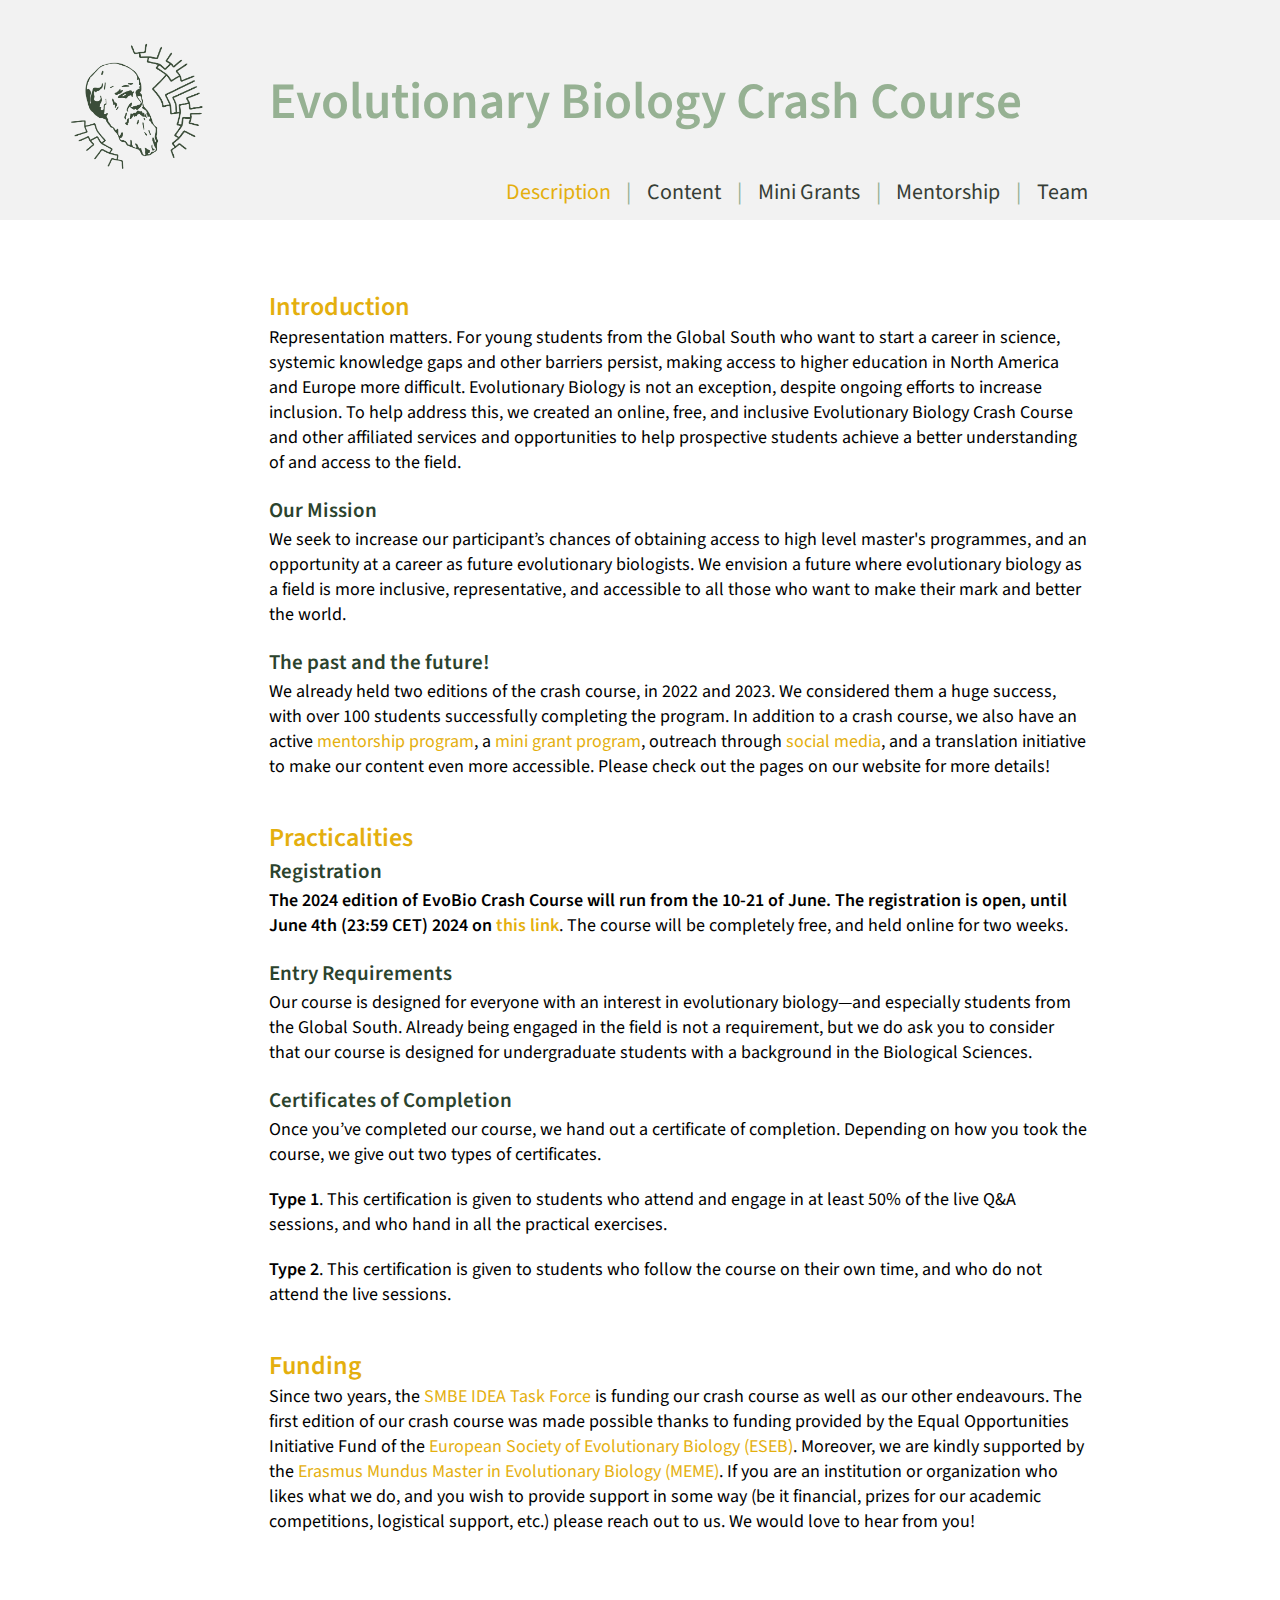
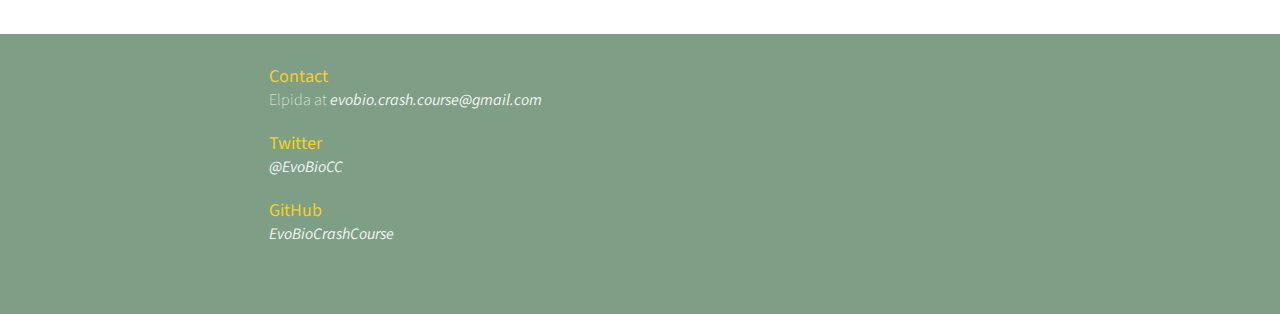
<file: index.html>
<!DOCTYPE html>
    <html>
    <head>

        <title> Evolutionary Biology Crash Course </title>
        <meta name="description" content="Evolutionary Biology Crash Course"> 
        <!-- determines the characters we're using -->
        <meta charset="utf-8">
        <link rel="icon" href="img/logo-03.png"/>
        <!-- appears on google faster  -->
        <meta name="robots" content="index, follow">
        <!--  link used to connect css to html  -->
        <link rel="stylesheet" href="css/style.css">
        <link rel="stylesheet" href="css/responsive.css">
        <meta name="viewport" content="width=device-width, initial-scale=1"> 
        <link rel="stylesheet" href="https://cdnjs.cloudflare.com/ajax/libs/font-awesome/4.7.0/css/font-awesome.min.css">
        <link rel="preconnect" href="https://fonts.googleapis.com">
        <link rel="preconnect" href="https://fonts.gstatic.com" crossorigin>
        <link href="https://fonts.googleapis.com/css2?family=Source+Sans+Pro:ital,wght@0,200;0,300;0,400;0,600;0,700;0,900;1,200;1,300;1,400;1,600;1,700;1,900&display=swap" rel="stylesheet">     
    </head>
    <body>
<!-- div for the banner and its content -->        
<div class="banner">
    <nav>

        <a href="index.html"> <img id="logo-top-left" src="../img/logo_no_text.png" alt="">  
          <h1> <span id="home-title-top-left"> Evolutionary Biology Crash Course </h1> </a></span>


          <a href="index.html"> <img id="logo-phone" src="img/logo-04.png">  </a>

    <ul>
        <li class="tab-target"><a href="index.html"> Description </li>
          <li> | </li>
        <li><a href="coursecontent.html"> Content </a></li>
        <li> | </li>
        <li><a href="mgp.html"> Mini Grants </a></li>
        <li> | </li>
        <li><a href="mentorship.html"> Mentorship </a></li>
        <li> | </li>
        <li><a href="team.html"> Team </a></li>

    </ul>
  </nav>

</div>


          
<main class="main-home">
<div class="text-div"> 

  <h6 id="first-title">
    Introduction
 </h6>

  <p class="main-p">
    Representation matters. For young students from the Global South who want to start a career in science, systemic knowledge gaps and other barriers persist, making access to higher education in North America and Europe more difficult. Evolutionary Biology is not an exception, despite ongoing efforts to increase inclusion. To help address this, we created an online, free, and inclusive Evolutionary Biology Crash Course and other affiliated services and opportunities to help prospective students achieve a better understanding of and access to the field.
</p>



<h5>
  <div class="h5-description"> Our Mission </div>  
</h5>


<p class="main-p">
  We seek to increase our participant’s chances of obtaining access to high level master's programmes, and an opportunity at a career as future evolutionary biologists. We envision a future where evolutionary biology as a field is more inclusive, representative, and accessible to all those who want to make their mark and better the world.
</p>




<h5>
  <div class="h5-description"> The past and the future! </div>  
</h5>

<p class="main-p">
  We already held two editions of the crash course, in 2022 and 2023. 
  We considered them a huge success, with over 100 students successfully completing the program. 
  In addition to a crash course, we also have an active <a class="form" href="mentorship.html"> mentorship program</a>, a <a class="form" href="mgp.html"> mini grant program</a>, outreach through <a class="form" href="https://twitter.com/EvoBioCC" target="_blank"> social media</a>, and a translation initiative to make our content even more accessible. Please check out the pages on our website for more details!</p>


<h6>
  Practicalities
</h6>
<h5>
  <div class="h5-description"> Registration </div>  
</h5>


<p class="main-p">
     <span class="bold">The 2024 edition of EvoBio Crash Course will run from the 10-21 of June. The registration is open, until June 4th (23:59 CET) 2024 on <a class="form-bold" href="https://docs.google.com/forms/d/e/1FAIpQLSe8nH4aEK28UpJtdTjag-cW3CyFb_kvMUN3dQ7fZewrvNAJtw/viewform" target="_blank">this link</a></span>.
     The course will be completely free, and held online for two weeks. 
    </p>



<h5>
  <div class="h5-description"> Entry Requirements </div>  
</h5>

<p class="main-p">
Our course is designed for everyone with an interest in evolutionary biology—and especially students from the Global South. Already being engaged in the field is not a requirement, but we do ask you to consider that our course is designed for undergraduate students with a background in the Biological Sciences.</p>


<h5>
  <div class="h5-description"> Certificates of Completion </div>  
</h5>


<p class="main-p">
  Once you’ve completed our course, we hand out a certificate of completion. Depending on how you took the course, we give out two types of certificates.
 
   
  
</p>

<p class="main-p">
  
  <span class="bold">Type 1</span>. This certification is given to students who attend and engage in at least 50% of the live Q&A sessions, and who hand in all the practical exercises.
</p>

<p class="main-p">
  <span class="bold">Type 2</span>. This certification is given to students who follow the course on their own time, and who do not attend the live sessions.

</p>








<h6>
  Funding
</h6>

<p class="main-p">
  
  Since two years, the <a class="form" href="https://www.smbe.org/smbe/IDEAINITIATIVES.aspx#:~:text=SMBE%2C%20through%20the%20IDEA%20(Inclusion,other%20exclusion%20in%20our%20society.&text=Our%20goal%20as%20a%20society,discussing%2C%20and%20furthering%20scientific%20knowledge." target="_blank">SMBE IDEA Task Force</a> is funding our crash course as well as our other endeavours. The first edition of our crash course was made possible thanks to funding provided by the Equal Opportunities Initiative Fund of the <a class="form" href="https://eseb.org/" target="_blank"> European Society of Evolutionary Biology (ESEB)</a>. Moreover, we are kindly supported by the <a class="form" href="https://www.evobio.eu/" target="_blank"> Erasmus Mundus Master in Evolutionary Biology (MEME)</a>.
  If you are an institution or organization who likes what we do, and you wish to provide support in some way (be it financial, prizes for our academic competitions, logistical support, etc.) please reach out to us. We would love to hear from you!
  
</p>
 
</div>
    




  <div class="bottom-banner">
    <div class="bottom-banner-title"> Contact</div>
    <div class="bottom-banner-content"> Elpida at <a class="bottom-banner-content" href="mailto: evobio.crash.course@gmail.com" target="_blank"> evobio.crash.course@gmail.com  </a> </div>
    <div class="bottom-banner-title"> Twitter</div>
    <div class="bottom-banner-content"> <a class="bottom-banner-content" href="https://twitter.com/EvoBioCC" target="_blank"> @EvoBioCC  </a> </div>
    <div class="bottom-banner-title"> GitHub</div>
    <div class="bottom-banner-content"> <a class="bottom-banner-content" href="https://github.com/EvoBioCrashCourse" target="_blank"> EvoBioCrashCourse  </a> </div>


</div>

</main>






    


    </body>
</html>
</file>
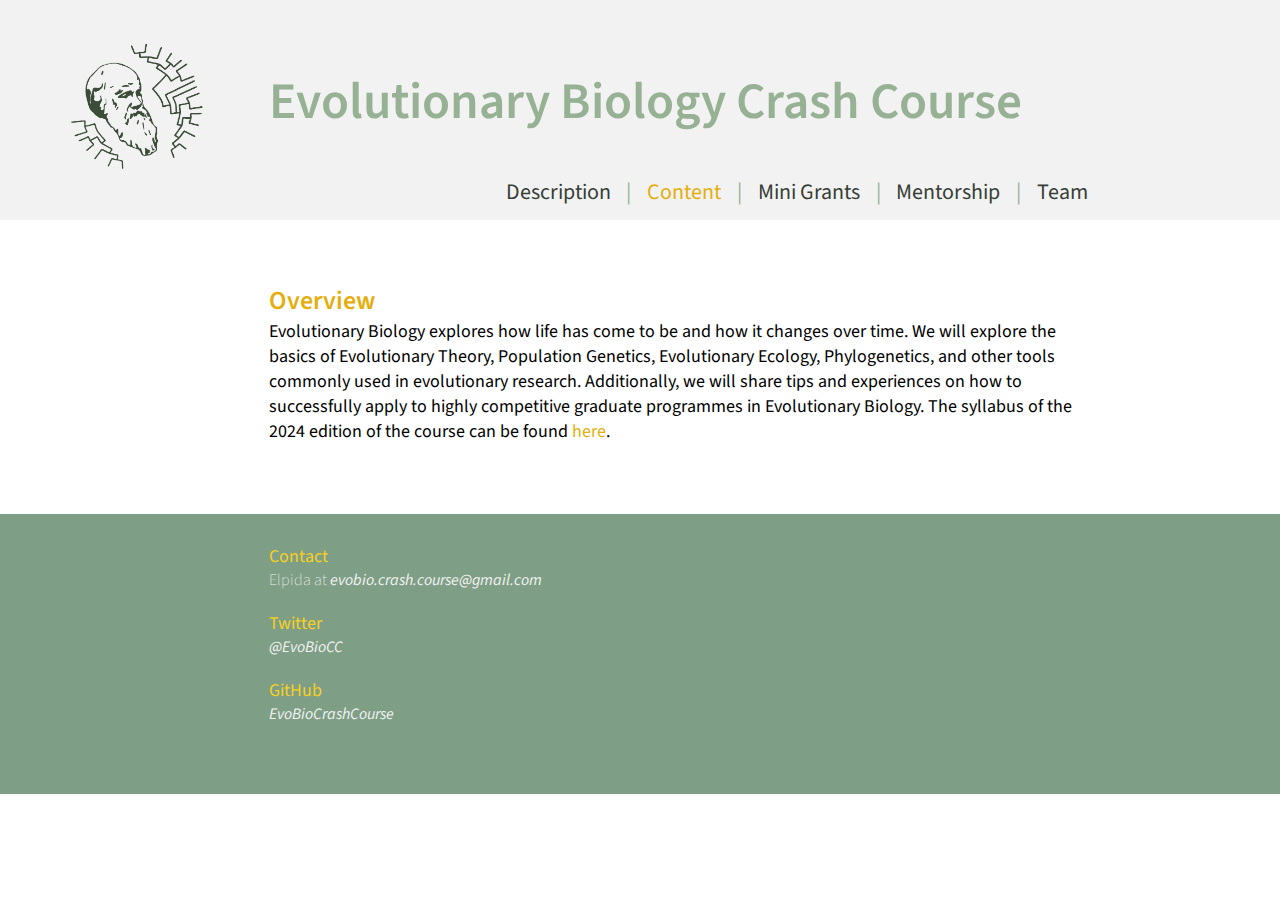
<file: coursecontent.html>
<!DOCTYPE html>
    <html>
    <head>

        <title> Evolutionary Biology Crash Course </title>
        <meta name="description" content="Evolutionary Biology Crash Course"> 
        <!-- determines the characters we're using -->
        <meta charset="utf-8">
        <link rel="icon" href="img/logo-03.png"/>
        <!-- appears on google faster  -->
        <meta name="robots" content="index, follow">
        <!--  link used to connect css to html  -->
        <link rel="stylesheet" href="css/style.css">
        <link rel="stylesheet" href="css/responsive.css">
        <meta name="viewport" content="width=device-width, initial-scale=1"> 
        <link rel="stylesheet" href="https://cdnjs.cloudflare.com/ajax/libs/font-awesome/4.7.0/css/font-awesome.min.css">
        <link rel="preconnect" href="https://fonts.googleapis.com">
        <link rel="preconnect" href="https://fonts.gstatic.com" crossorigin>
        <link href="https://fonts.googleapis.com/css2?family=Source+Sans+Pro:ital,wght@0,200;0,300;0,400;0,600;0,700;0,900;1,200;1,300;1,400;1,600;1,700;1,900&display=swap" rel="stylesheet">     
    
    
    </head>
    <body>
<!-- div for the banner and its content -->        
<div class="banner">
    <nav>

        <a href="index.html"> <img id="logo-top-left" src="../img/logo_no_text.png" alt="" width="100%">  
          <h1> <span id="home-title-top-left"> Evolutionary Biology Crash Course </h1> </a></span>


          <a href="index.html"> <img id="logo-phone" src="img/logo-04.png" alt="" width="100%">  </a>

          <ul>
            <li><a href="index.html"> Description </li>
              <li> | </li>
            <li class="tab-target"><a href="coursecontent.html"> Content </a></li>
            <li> | </li>
            <li><a href="mgp.html"> Mini Grants </a></li>
            <li> | </li>
            <li><a href="mentorship.html"> Mentorship </a></li>
            <li> | </li>
            <li><a href="team.html"> Team </a></li>
    
        </ul>
  </nav>

</div>



<h6 id="first-title">
  <br>
  <br>
  Overview
</h6>

<p class="main-p">
Evolutionary Biology explores how life has come to be and how it changes over time. We will explore the basics of Evolutionary Theory, Population Genetics, Evolutionary Ecology, Phylogenetics, and other tools commonly used in evolutionary research. 
Additionally, we will share tips and experiences on how to successfully apply to highly competitive graduate programmes in Evolutionary Biology. The syllabus of the 2024 edition of the course can be found <a class="form" href="img/EBCC-CourseContent-2024.pdf" download = "EBCC-CourseSyllabus-2024">
    here</a>.

<br>
<br>
<br>

</p>


<div class="bottom-banner">
  <div class="bottom-banner-title"> Contact</div>
  <div class="bottom-banner-content"> Elpida at <a class="bottom-banner-content" href="mailto: evobio.crash.course@gmail.com" target="_blank"> evobio.crash.course@gmail.com  </a> </div>
  <div class="bottom-banner-title"> Twitter</div>
  <div class="bottom-banner-content"> <a class="bottom-banner-content" href="https://twitter.com/EvoBioCC" target="_blank"> @EvoBioCC  </a> </div>
  <div class="bottom-banner-title"> GitHub</div>
  <div class="bottom-banner-content"> <a class="bottom-banner-content" href="https://github.com/EvoBioCrashCourse" target="_blank"> EvoBioCrashCourse  </a> </div>


</div>


</body>
</html>
</file>
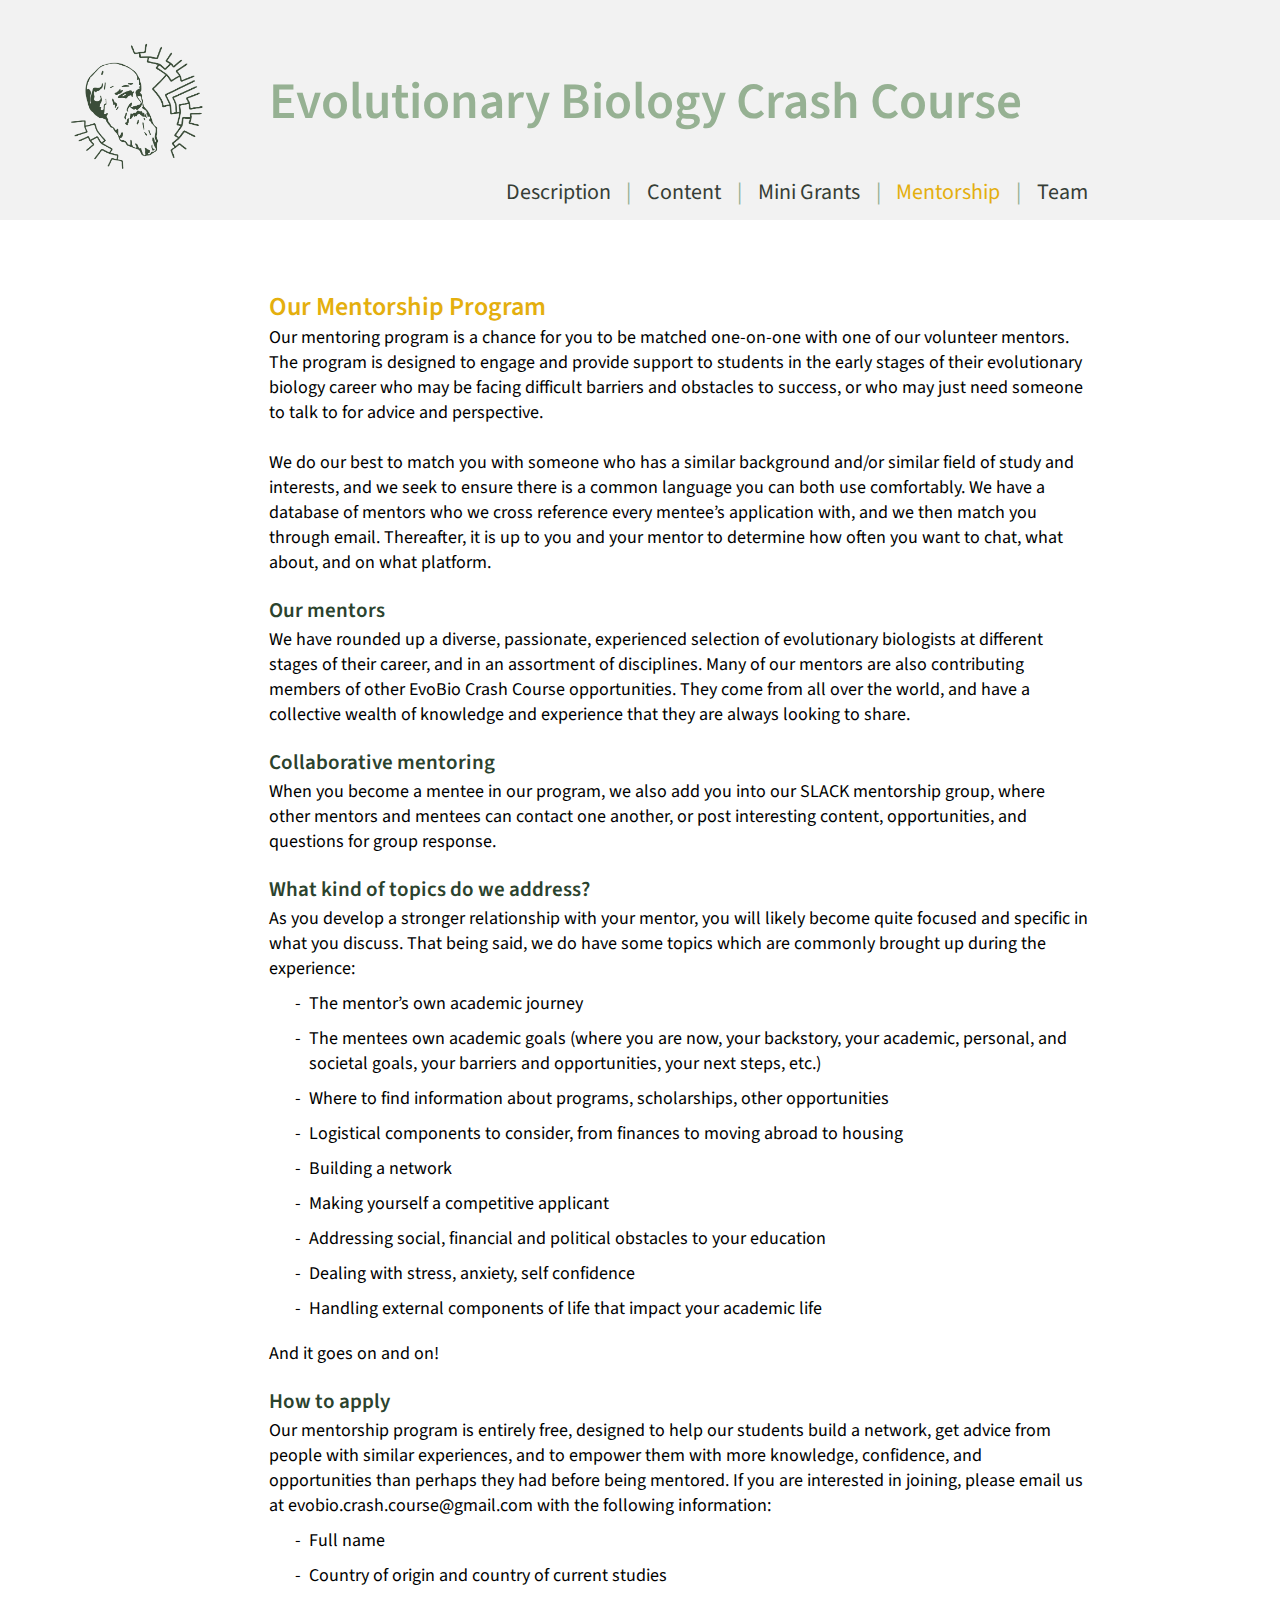
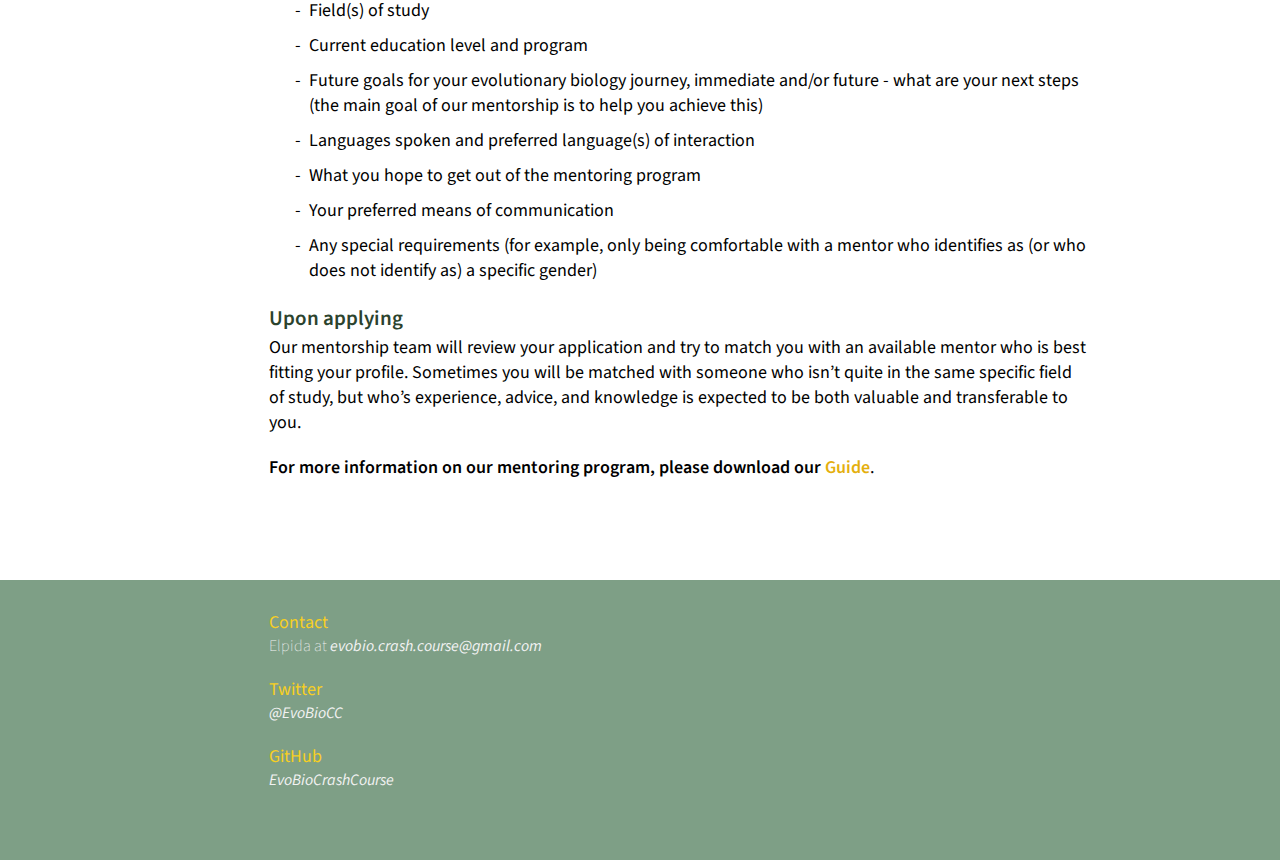
<file: mentorship.html>
<!DOCTYPE html>
    <html>
    <head>

        <title> Evolutionary Biology Crash Course </title>
        <meta name="description" content="Evolutionary Biology Crash Course"> 
        <!-- determines the characters we're using -->
        <meta charset="utf-8">
        <link rel="icon" href="img/logo-03.png"/>
        <!-- appears on google faster  -->
        <meta name="robots" content="index, follow">
        <!--  link used to connect css to html  -->
        <link rel="stylesheet" href="css/style.css">
        <link rel="stylesheet" href="css/responsive.css">
        <meta name="viewport" content="width=device-width, initial-scale=1"> 
        <link rel="stylesheet" href="https://cdnjs.cloudflare.com/ajax/libs/font-awesome/4.7.0/css/font-awesome.min.css">
        <link rel="preconnect" href="https://fonts.googleapis.com">
        <link rel="preconnect" href="https://fonts.gstatic.com" crossorigin>
        <link href="https://fonts.googleapis.com/css2?family=Source+Sans+Pro:ital,wght@0,200;0,300;0,400;0,600;0,700;0,900;1,200;1,300;1,400;1,600;1,700;1,900&display=swap" rel="stylesheet">     
    </head>
    <body>
<!-- div for the banner and its content -->        
<div class="banner">
    <nav>

        <a href="index.html"> <img id="logo-top-left" src="../img/logo_no_text.png" alt="" width="100%">  
          <h1> <span id="home-title-top-left"> Evolutionary Biology Crash Course </h1> </a></span>


          <a href="index.html"> <img id="logo-phone" src="img/logo-04.png" alt="" width="100%">  </a>

    <ul>
        <li><a href="index.html"> Description </li>
          <li> | </li>
        <li><a href="coursecontent.html"> Content </a></li>
        <li> | </li>
        <li><a href="mgp.html"> Mini Grants </a></li>
        <li> | </li>
        <li class="tab-target"><a href="mentorship.html"> Mentorship </a></li>
        <li> | </li>
        <li><a href="team.html"> Team </a></li>

    </ul>
  </nav>

</div>


          
<main class="main-home">
<div class="text-div"> 

    <h6 id="first-title">
        Our Mentorship Program
     </h6>

  <p class="main-p">
    Our mentoring program is a chance for you to be matched one-on-one with one of our volunteer mentors. The program is designed to engage and provide support to students in the early stages of their evolutionary biology career who may be facing difficult barriers and obstacles to success, or who may just need someone to talk to for advice and perspective. 
    <br>
    <br>
    
    We do our best to match you with someone who has a similar background and/or similar field of study and interests, and we seek to ensure there is a common language you can both use comfortably. We have a database of mentors who we cross reference every mentee’s application with, and we then match you through email. Thereafter, it is up to you and your mentor to determine how often you want to chat, what about, and on what platform.

    </p>
 
    <h5>
        <div class="h5-description"> Our mentors </div>  
      </h5>
      <p class="main-p"> 
        We have rounded up a diverse, passionate, experienced selection of evolutionary biologists at different stages of their career, and in an assortment of disciplines. Many of our mentors are also contributing members of other EvoBio Crash Course opportunities. 
          They come from all over the world, and have a collective wealth of knowledge and experience that they are always looking to share.
      </p>


      <h5>
        <div class="h5-description"> Collaborative mentoring  </div>  
      </h5>
      <p class="main-p"> 
        When you become a mentee in our program, we also add you into our SLACK mentorship group, where other mentors and mentees can contact one another, or post interesting content, opportunities, and questions for group response. 

      </p>

      <h5>
        <div class="h5-description"> What kind of topics do we address?  </div>  
      </h5>
      <p class="main-p"> 
        
As you develop a stronger relationship with your mentor, you will likely become quite focused and specific in what you discuss. That being said, we do have some topics which are commonly brought up during the experience: 
<ul class="ul-non-nested">
    <li class="li-non-nested">    The mentor’s own academic journey  
    </li>
    <li class="li-non-nested"> The mentees own academic goals (where you are now, your backstory, your academic, personal, and societal goals, your barriers and opportunities, your next steps, etc.) 
    </li>
    <li class="li-non-nested">Where to find information about programs, scholarships, other opportunities 
    </li>
    <li class="li-non-nested">Logistical components to consider, from finances to moving abroad to housing 
    </li>
    <li class="li-non-nested">Building a network 
    </li>
    <li class="li-non-nested">Making yourself a competitive applicant 
    </li>
    <li class="li-non-nested">Addressing social, financial and political obstacles to your education
    </li>
    <li class="li-non-nested">Dealing with stress, anxiety, self confidence 
    </li>
    <li class="li-non-nested">Handling external components of life that impact your academic life 
    </li>

 </ul>
 <p class="main-p"> 
    And it goes on and on!</p>
 
      </p>


      <h5>
        <div class="h5-description"> How to apply </div>  
      </h5>
      <p class="main-p"> 
    
Our mentorship program is entirely free, designed to help our students build a network, get advice from people with similar experiences, and to empower them with more knowledge, confidence, and opportunities than perhaps they had before being mentored. If you are interested in joining, please email us at evobio.crash.course@gmail.com with the following information: 

<ul class="ul-non-nested">
    <li class="li-non-nested"> Full name 
    </li>
    <li class="li-non-nested">Country of origin and country of current studies 
    </li>
    <li class="li-non-nested">Field(s) of study
    </li>
    <li class="li-non-nested">Current education level and program
    </li>
    <li class="li-non-nested">Future goals for your evolutionary biology journey, immediate and/or future - what are your next steps (the main goal of our mentorship is to help you achieve this)
    </li>
    <li class="li-non-nested">Languages spoken and preferred language(s) of interaction
    </li>
    <li class="li-non-nested">What you hope to get out of the mentoring program
    </li>
    <li class="li-non-nested">Your preferred means of communication
    </li>
    <li class="li-non-nested">Any special requirements (for example, only being comfortable with a mentor who identifies as (or who does not identify as) a specific gender) 
    </li>

</ul>
    
      </p>

      <h5>
        <div class="h5-description"> Upon applying  </div>  
      </h5>
      <p class="main-p"> 
        
Our mentorship team will review your application and try to match you with an available mentor who is best fitting your profile. Sometimes you will be matched with someone who isn’t quite in the same specific field of study, but who’s experience, advice, and knowledge is expected to be both valuable and transferable to you. 

      </p>

        <p class="main-p">
            <span class="bold">For more information on our mentoring program, please download our <a class="form-bold" href="img/EBCC-MentoringProgramGuide-2023.pdf" download = "EBCC-MentoringProgramGuide-2023">
    Guide</a></span>.
        </p>
 
 
</div>
    




  <div class="bottom-banner">
    <div class="bottom-banner-title"> Contact</div>
    <div class="bottom-banner-content"> Elpida at <a class="bottom-banner-content" href="mailto: evobio.crash.course@gmail.com" target="_blank"> evobio.crash.course@gmail.com  </a> </div>
    <div class="bottom-banner-title"> Twitter</div>
    <div class="bottom-banner-content"> <a class="bottom-banner-content" href="https://twitter.com/EvoBioCC" target="_blank"> @EvoBioCC  </a> </div>
    <div class="bottom-banner-title"> GitHub</div>
    <div class="bottom-banner-content"> <a class="bottom-banner-content" href="https://github.com/EvoBioCrashCourse" target="_blank"> EvoBioCrashCourse  </a> </div>


</div>

</main>






    


    </body>
</html>
</file>
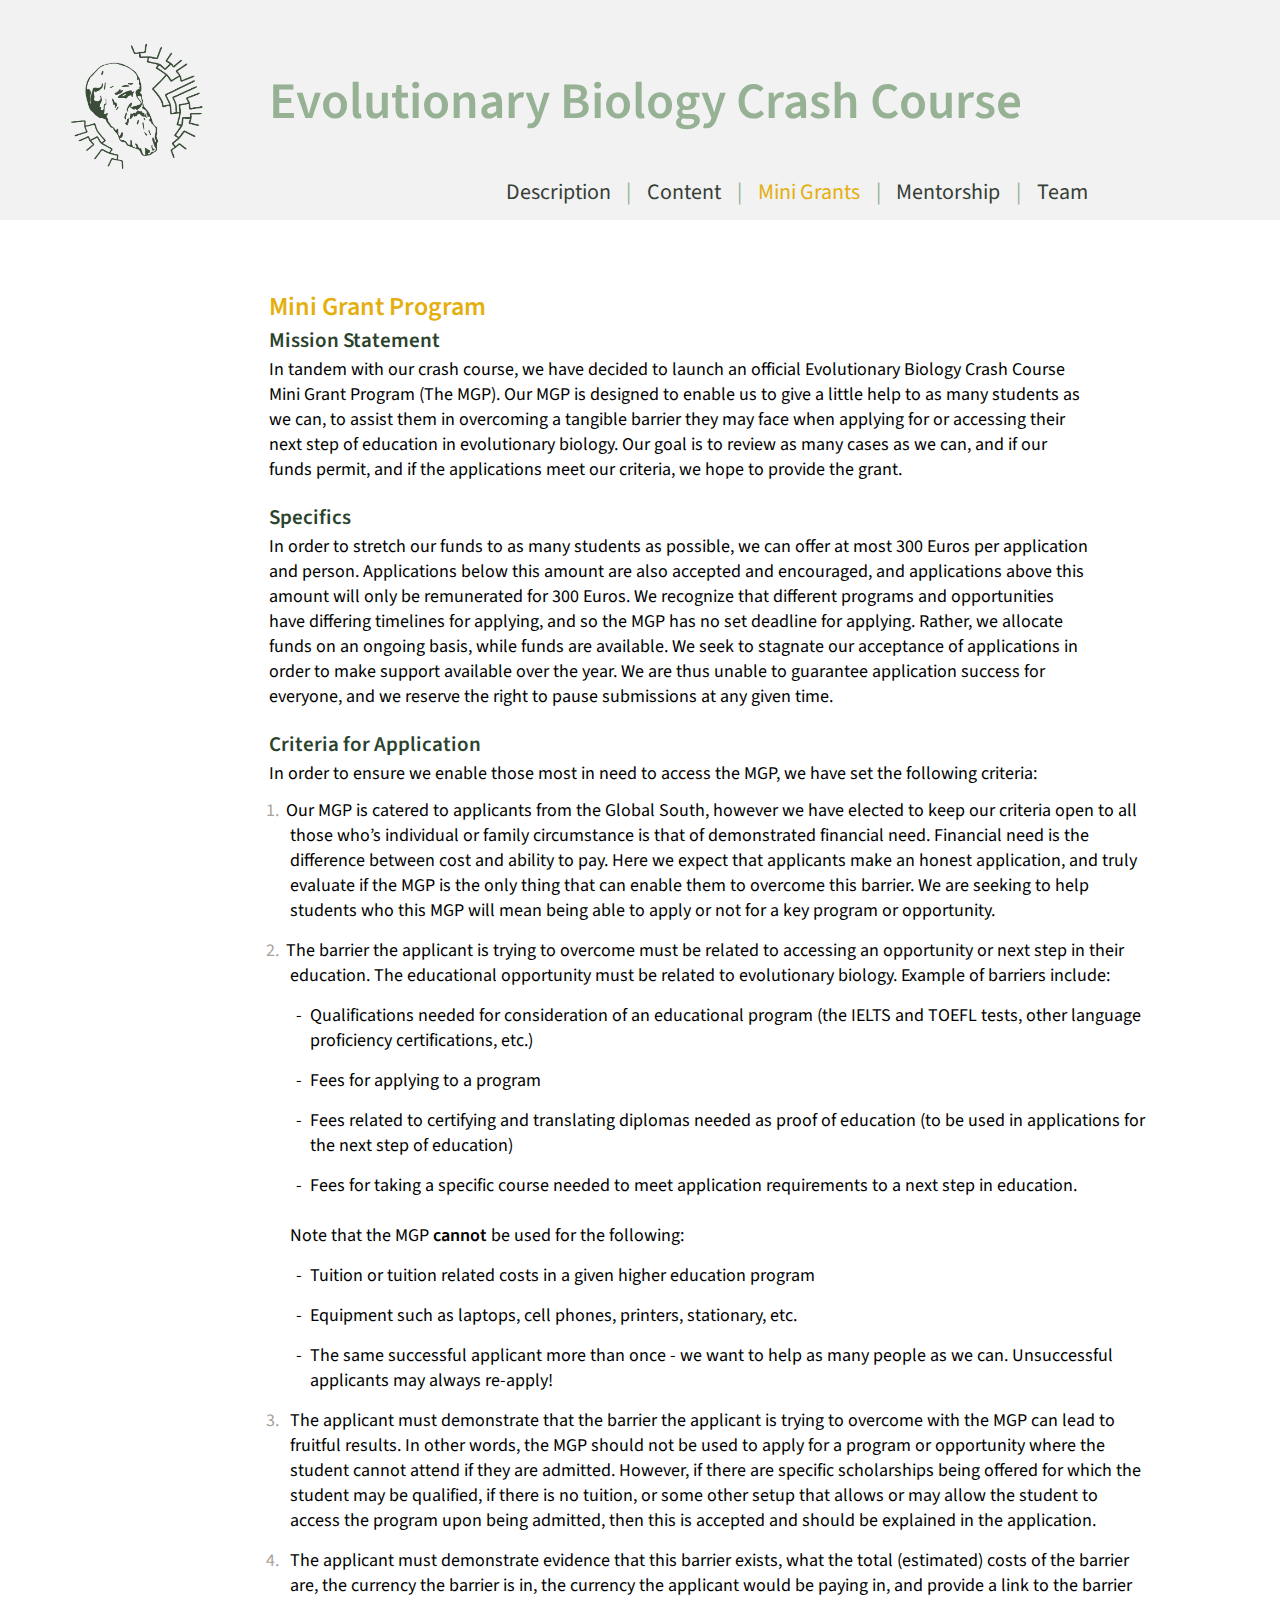
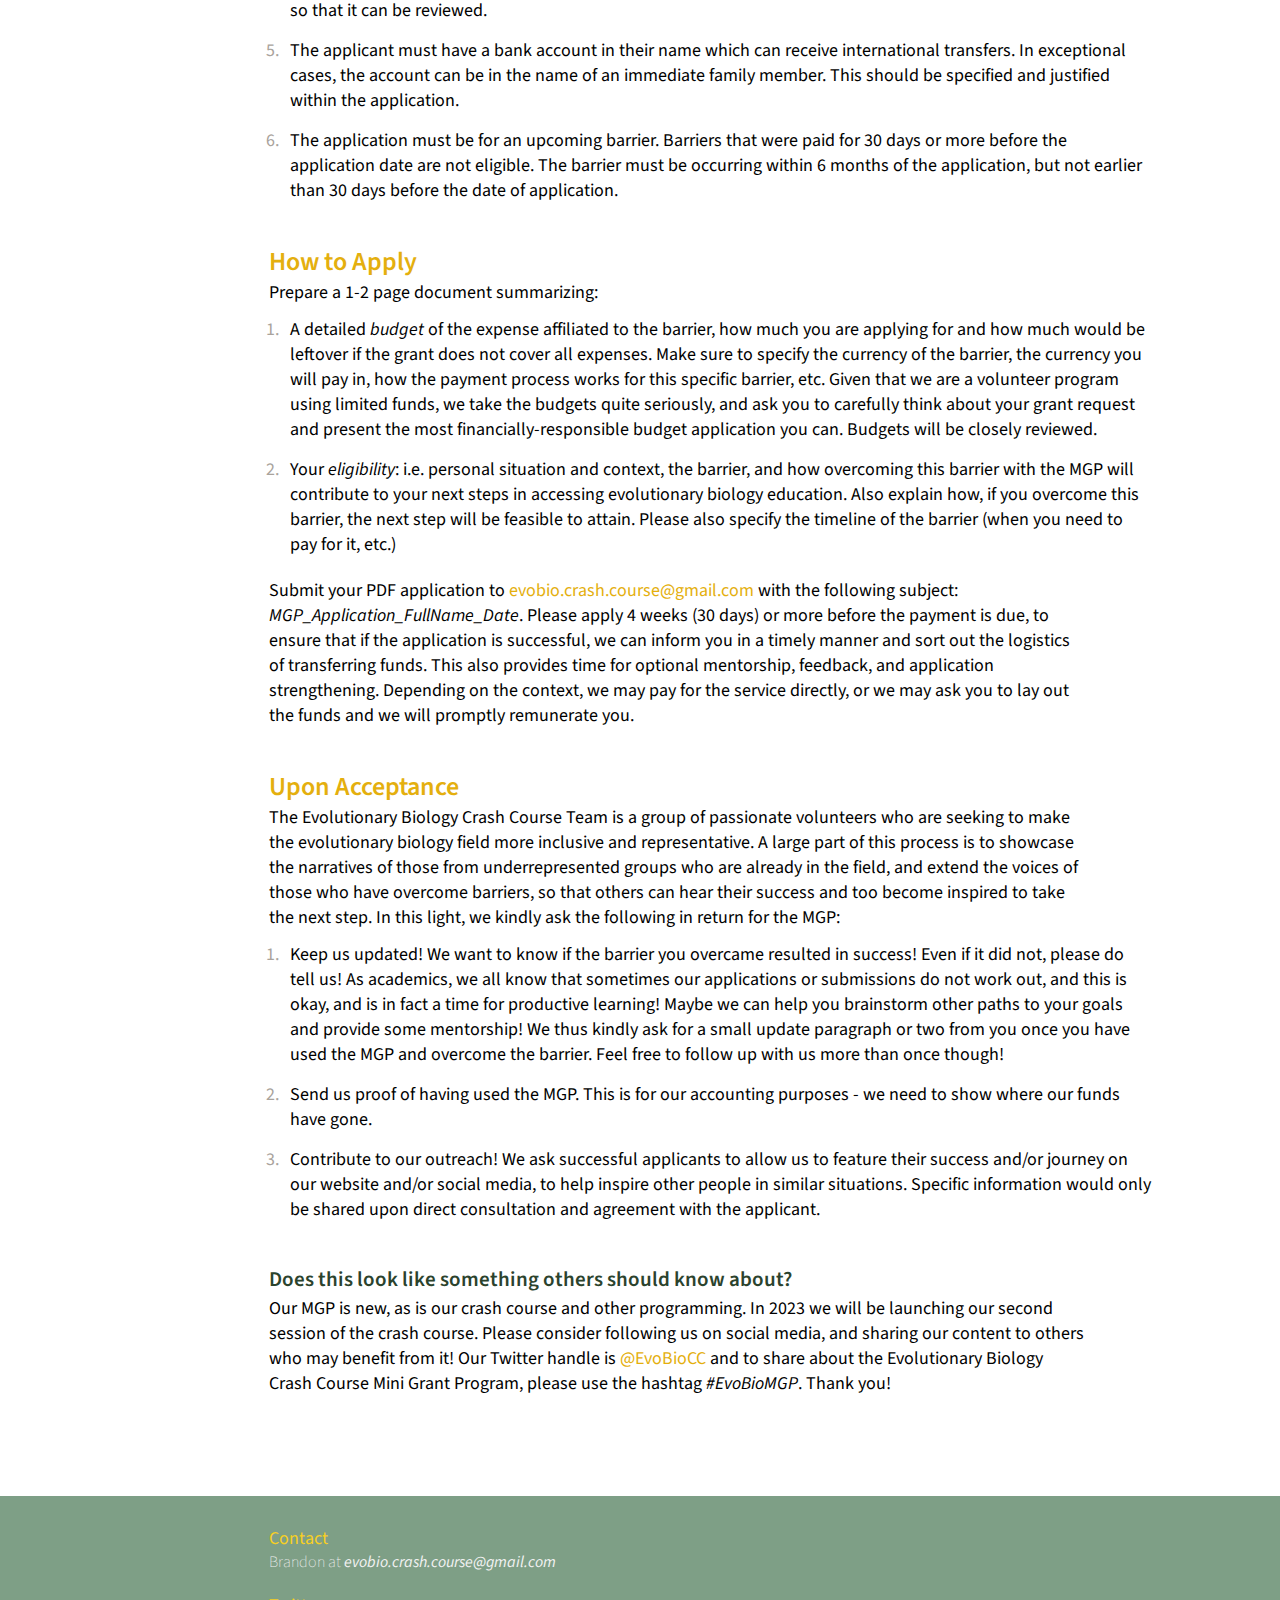
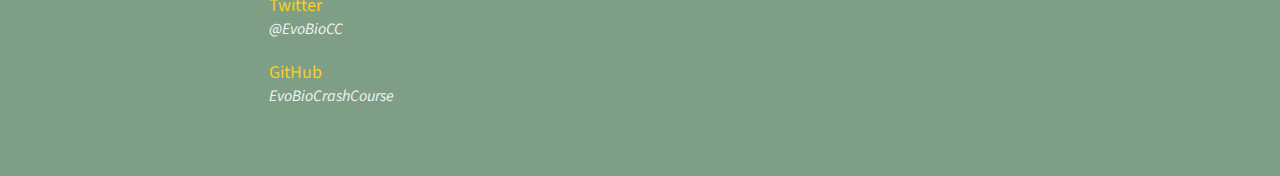
<file: mgp.html>
<!DOCTYPE html>
    <html>
    <head>

        <title> Evolutionary Biology Crash Course </title>
        <meta name="description" content="Evolutionary Biology Crash Course"> 
        <!-- determines the characters we're using -->
        <meta charset="utf-8">
        <link rel="icon" href="img/logo-03.png"/>
        <!-- appears on google faster  -->
        <meta name="robots" content="index, follow">
        <!--  link used to connect css to html  -->
        <link rel="stylesheet" href="css/style.css">
        <link rel="stylesheet" href="css/responsive.css">
        <meta name="viewport" content="width=device-width, initial-scale=1"> 
        <link rel="stylesheet" href="https://cdnjs.cloudflare.com/ajax/libs/font-awesome/4.7.0/css/font-awesome.min.css">
        <link rel="preconnect" href="https://fonts.googleapis.com">
        <link rel="preconnect" href="https://fonts.gstatic.com" crossorigin>
        <link href="https://fonts.googleapis.com/css2?family=Source+Sans+Pro:ital,wght@0,200;0,300;0,400;0,600;0,700;0,900;1,200;1,300;1,400;1,600;1,700;1,900&display=swap" rel="stylesheet">     
    </head>
    <body>
<!-- div for the banner and its content -->        
<div class="banner">
    <nav>

        <a href="index.html"> <img id="logo-top-left" src="../img/logo_no_text.png" alt="" width="100%">  
          <h1> <span id="home-title-top-left"> Evolutionary Biology Crash Course </h1> </a></span>


          <a href="index.html"> <img id="logo-phone" src="img/logo-04.png" alt="" width="100%">  </a>

    <ul>
        <li><a href="index.html"> Description </li>
          <li> | </li>
        <li><a href="coursecontent.html"> Content </a></li>
        <li> | </li>
        <li class="tab-target"><a href="mgp.html"> Mini Grants </a></li>
        <li> | </li>
        <li><a href="mentorship.html"> Mentorship </a></li>
        <li> | </li>
        <li><a href="team.html"> Team </a></li>

    </ul>
  </nav>

</div>


          
<main class="main-home">
<div class="text-div"> 
    <h6 id="first-title">
        Mini Grant Program
     </h6>
     <h5>
        <div class="h5-description"> Mission Statement </div>  
      </h5>
    
      <p class="main-p">
        
        In tandem with our crash course, we have decided to launch an official Evolutionary Biology Crash Course Mini Grant Program (The MGP). Our MGP is designed to enable us to give a little help to as many students as we can, to assist them in overcoming a tangible barrier they may face when applying for or accessing their next step of education in evolutionary biology. Our goal is to review as many cases as we can, and if our funds permit, and if the applications meet our criteria, we hope to provide the grant. 
    </p>
    
    <h5>
      <div class="h5-description"> Specifics </div>  
    </h5>
    
    
    <p class="main-p">
        In order to stretch our funds to as many students as possible, we can offer at most 300 Euros per application and person. Applications below this amount are also accepted and encouraged, and applications above this amount will only be remunerated for 300 Euros. We recognize that different programs and opportunities have differing timelines for applying, and so the MGP has no set deadline for applying. Rather, we allocate funds on an ongoing basis, while funds are available. We seek to stagnate our acceptance of applications in order to make support available over the year. We are thus unable to guarantee application success for everyone, and we reserve the right to pause submissions at any given time.  
            </p>
    

    <h5>
    <div class="h5-description"> Criteria for Application </div>  
    </h5>
             
              
    <p class="main-p">
        In order to ensure we enable those most in need to access the MGP, we have set the following criteria:         
        <ol>
            <li>Our MGP is catered to applicants from the Global South, however we have elected to keep our criteria open to all those who’s individual or family circumstance is that of demonstrated financial need. Financial need is the difference between cost and ability to pay. Here we expect that applicants make an honest application, and truly evaluate if the MGP is the only thing that can enable them to overcome this barrier. We are seeking to help students who this MGP will mean being able to apply or not for a key program or opportunity.</li>
            <li>The barrier the applicant is trying to overcome must be related to accessing an opportunity or next step in their education. The educational opportunity must be related to evolutionary biology. Example of barriers include: 
                <ul>
                    <li>   Qualifications needed for consideration of an educational program (the IELTS and TOEFL tests, other language proficiency certifications, etc.)              </li>
                    <li>   Fees for applying to a program </li>
                    <li>   Fees related to certifying and translating diplomas needed as proof of education (to be used in applications for the next step of education) </li>
                    <li>   Fees for taking a specific course needed to meet application requirements to a next step in education.</li>
                </ul>

                <br>
                Note that the MGP <span class="bold">cannot</span> be used for the following:   
                
                <ul>
                    <li> Tuition or tuition related costs in a given higher education program </li>
                    <li> Equipment such as laptops, cell phones, printers, stationary, etc. </li>
                    <li>The same successful applicant more than once - we want to help as many people as we can. Unsuccessful applicants may always re-apply! </li>
                </ul>

            <li> The applicant must demonstrate that the barrier the applicant is trying to overcome with the MGP can lead to fruitful results. In other words, the MGP should not be used to apply for a program or opportunity where the student cannot attend if they are admitted. However, if there are specific scholarships being offered for which the student may be qualified, if there is no tuition, or some other setup that allows or may allow the student to access the program upon being admitted, then this is accepted and should be explained in the application. </li> 
            <li> The applicant must demonstrate evidence that this barrier exists, what the total (estimated) costs of the barrier are, the currency the barrier is in, the currency the applicant would be paying in, and provide a link to the barrier so that it can be reviewed.  </li> 
            <li> The applicant must have a bank account in their name which can receive international transfers. In exceptional cases, the account can be in the name of an immediate family member. This should be specified and justified within the application.  </li> 
            <li> The application must be for an upcoming barrier. Barriers that were paid for 30 days or more before the application date are not eligible. The barrier must be occurring within 6 months of the application, but not earlier than 30 days before the date of application. </li> 

          </ol>
    </p>


    <h6>
        How to Apply
     </h6>

<p class="main-p">
    Prepare a 1-2 page document summarizing:
<ol>
    <li> A detailed <span class="italic">budget</span> of the expense affiliated to the barrier, how much you are applying for and how much would be leftover if the grant does not cover all expenses. Make sure to specify the currency of the barrier, the currency you will pay in, how the payment process works for this specific barrier, etc. Given that we are a volunteer program using limited funds, we take the budgets quite seriously, and ask you to carefully think about your grant request and present the most financially-responsible budget application you can. Budgets will be closely reviewed. </li>
    <li> Your <span class="italic">eligibility</span>: i.e. personal situation and context, the barrier, and how overcoming this barrier with the MGP will contribute to your next steps in accessing evolutionary biology education. Also explain how, if you overcome this barrier, the next step will be feasible to attain. Please also specify the timeline of the barrier (when you need to pay for it, etc.) </li>
</ol>
</p>
<br>

<p class="main-p"> Submit your PDF application to  <a class="form" href="mailto: evobio.crash.course@gmail.com" target="_blank"> evobio.crash.course@gmail.com</a> with the following subject: <span class="italic">MGP_Application_FullName_Date</span>.
    Please apply 4 weeks (30 days) or more before the payment is due, to ensure that if the application is successful, we can inform you in a timely manner and sort out the logistics of transferring funds. This also provides time for optional mentorship, feedback, and application strengthening. Depending on the context, we may pay for the service directly, or we may ask you to lay out the funds and we will promptly remunerate you. 
    </p>


<h6> Upon Acceptance </h6>
<p class="main-p">
    The Evolutionary Biology Crash Course Team is a group of passionate volunteers who are seeking to make the evolutionary biology field more inclusive and representative. A large part of this process is to showcase the narratives of those from underrepresented groups who are already in the field, and extend the voices of those who have overcome barriers, so that others can hear their success and too become inspired to take the next step. In this light, we kindly ask the following in return for the MGP:    
    <ol>
        <li> Keep us updated! We want to know if the barrier you overcame resulted in success! Even if it did not, please do tell us! As academics, we all know that sometimes our applications or submissions do not work out, and this is okay, and is in fact a time for productive learning! Maybe we can help you brainstorm other paths to your goals and provide some mentorship! We thus kindly ask for a small update paragraph or two from you once you have used the MGP and overcome the barrier. Feel free to follow up with us more than once though!  </li>
        <li> Send us proof of having used the MGP. This is for our accounting purposes - we need to show where our funds have gone.  </li>
        <li> Contribute to our outreach! We ask successful applicants to allow us to feature their success and/or journey on our website and/or social media, to help inspire other people in similar situations. Specific information would only be shared upon direct consultation and agreement with the applicant. </li>
    </ol>

</p>


<br> 
<br>
<h5>
    <div class="h5-description"> Does this look like something others should know about? 
    </div>  
  </h5>
  
<p class="main-p">
    Our MGP is new, as is our crash course and other programming. In 2023 we will be launching our second session of the crash course. Please consider following us on social media, and sharing our content to others who may benefit from it! Our Twitter handle is <a class="form" href="https://twitter.com/EvoBioCC" target="_blank"> @EvoBioCC</a> and to share about the Evolutionary Biology Crash Course Mini Grant Program, please use the hashtag <span class="italic">#EvoBioMGP</span>. Thank you! 


</p>



              
          
          

 
 
</div>
    




  <div class="bottom-banner">
    <div class="bottom-banner-title"> Contact</div>
    <div class="bottom-banner-content"> Brandon at <a class="bottom-banner-content" href="mailto: evobio.crash.course@gmail.com" target="_blank"> evobio.crash.course@gmail.com  </a> </div>
    <div class="bottom-banner-title"> Twitter</div>
    <div class="bottom-banner-content"> <a class="bottom-banner-content" href="https://twitter.com/EvoBioCC" target="_blank"> @EvoBioCC  </a> </div>
    <div class="bottom-banner-title"> GitHub</div>
    <div class="bottom-banner-content"> <a class="bottom-banner-content" href="https://github.com/EvoBioCrashCourse" target="_blank"> EvoBioCrashCourse  </a> </div>


</div>

</main>






    


    </body>
</html>
</file>
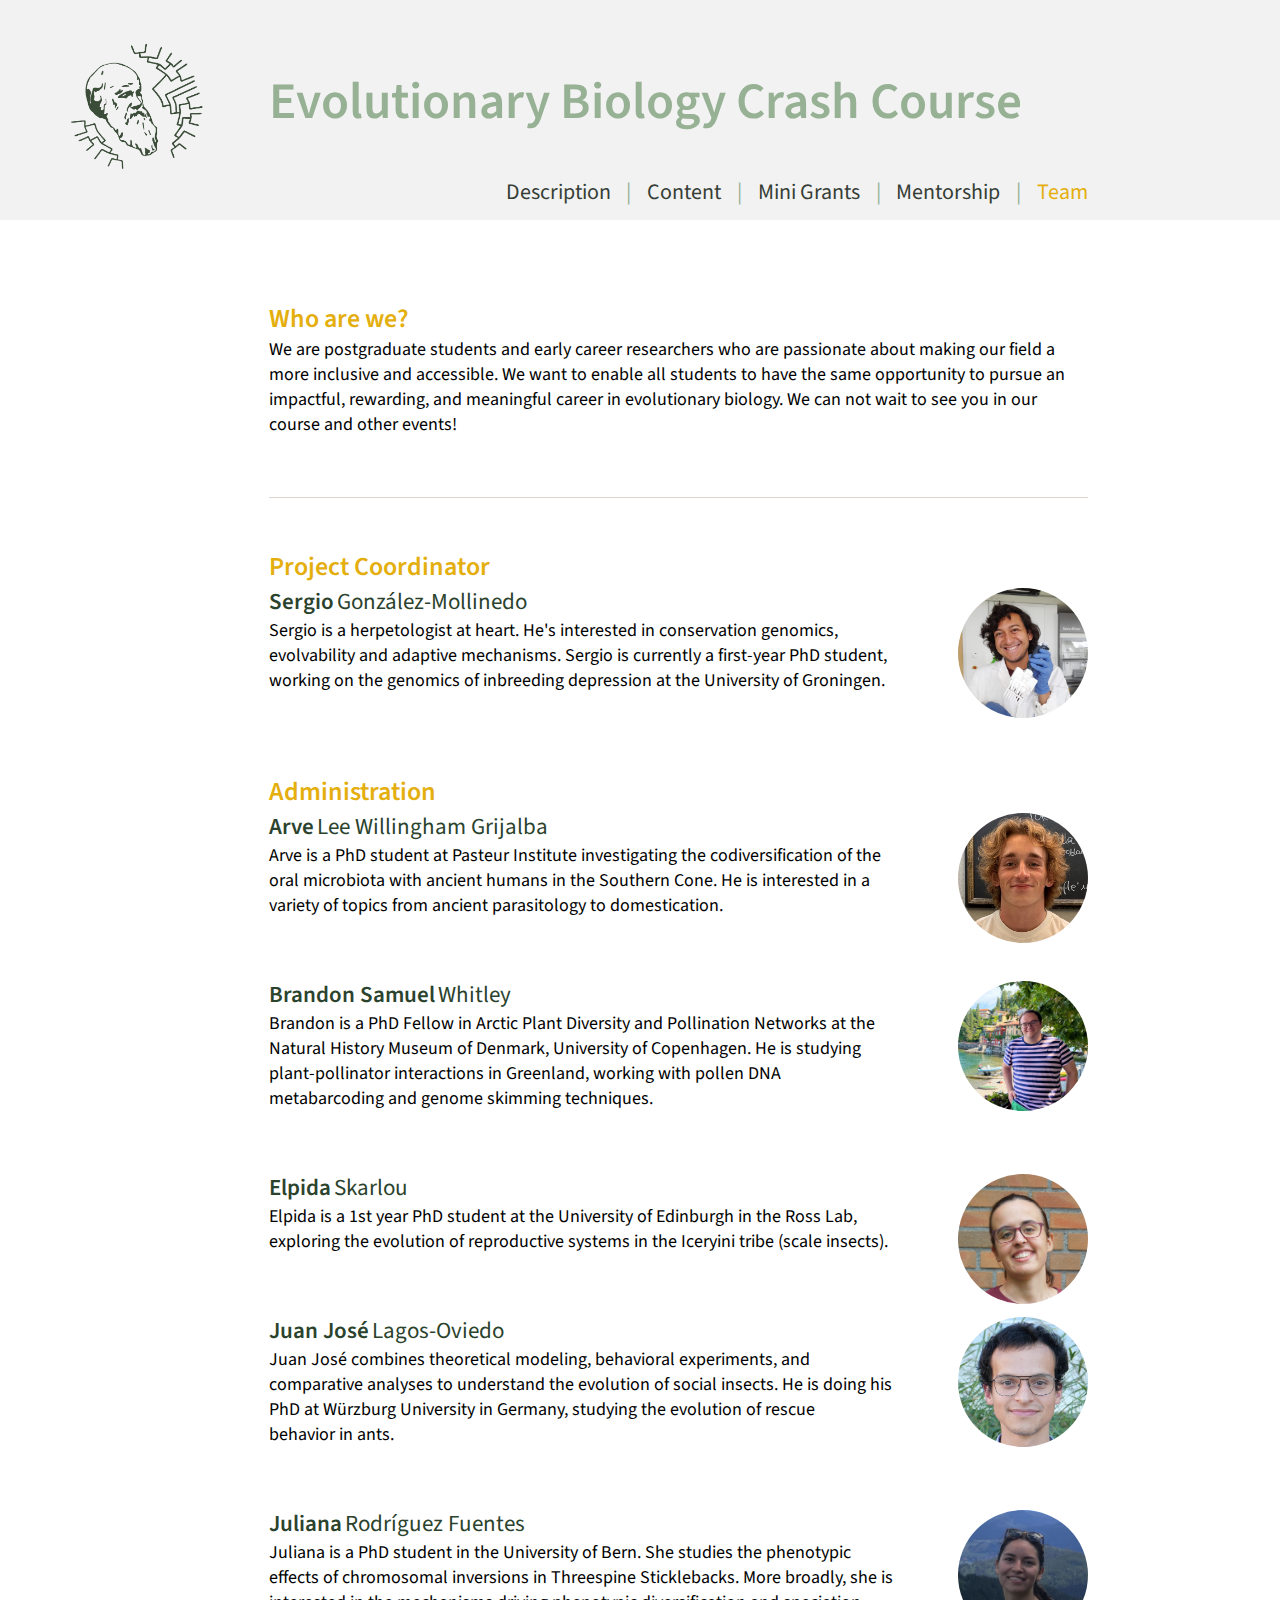
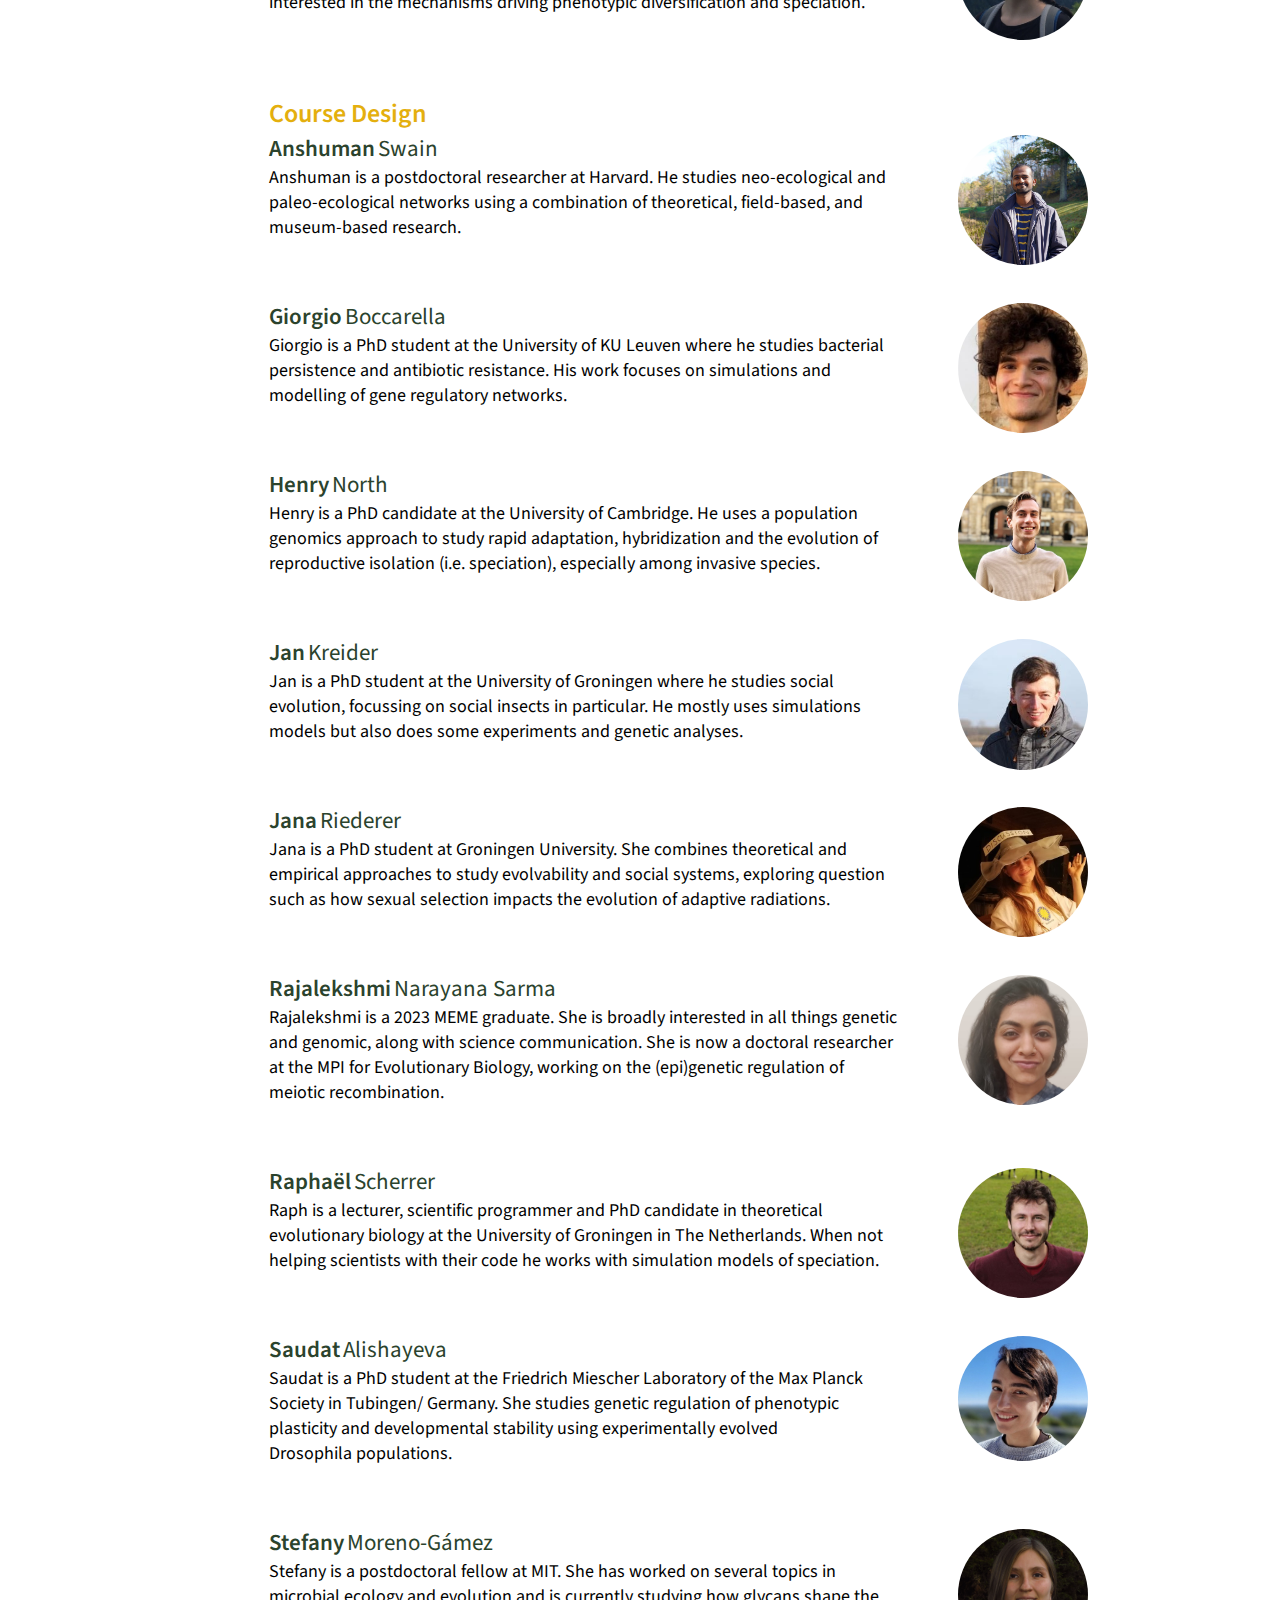
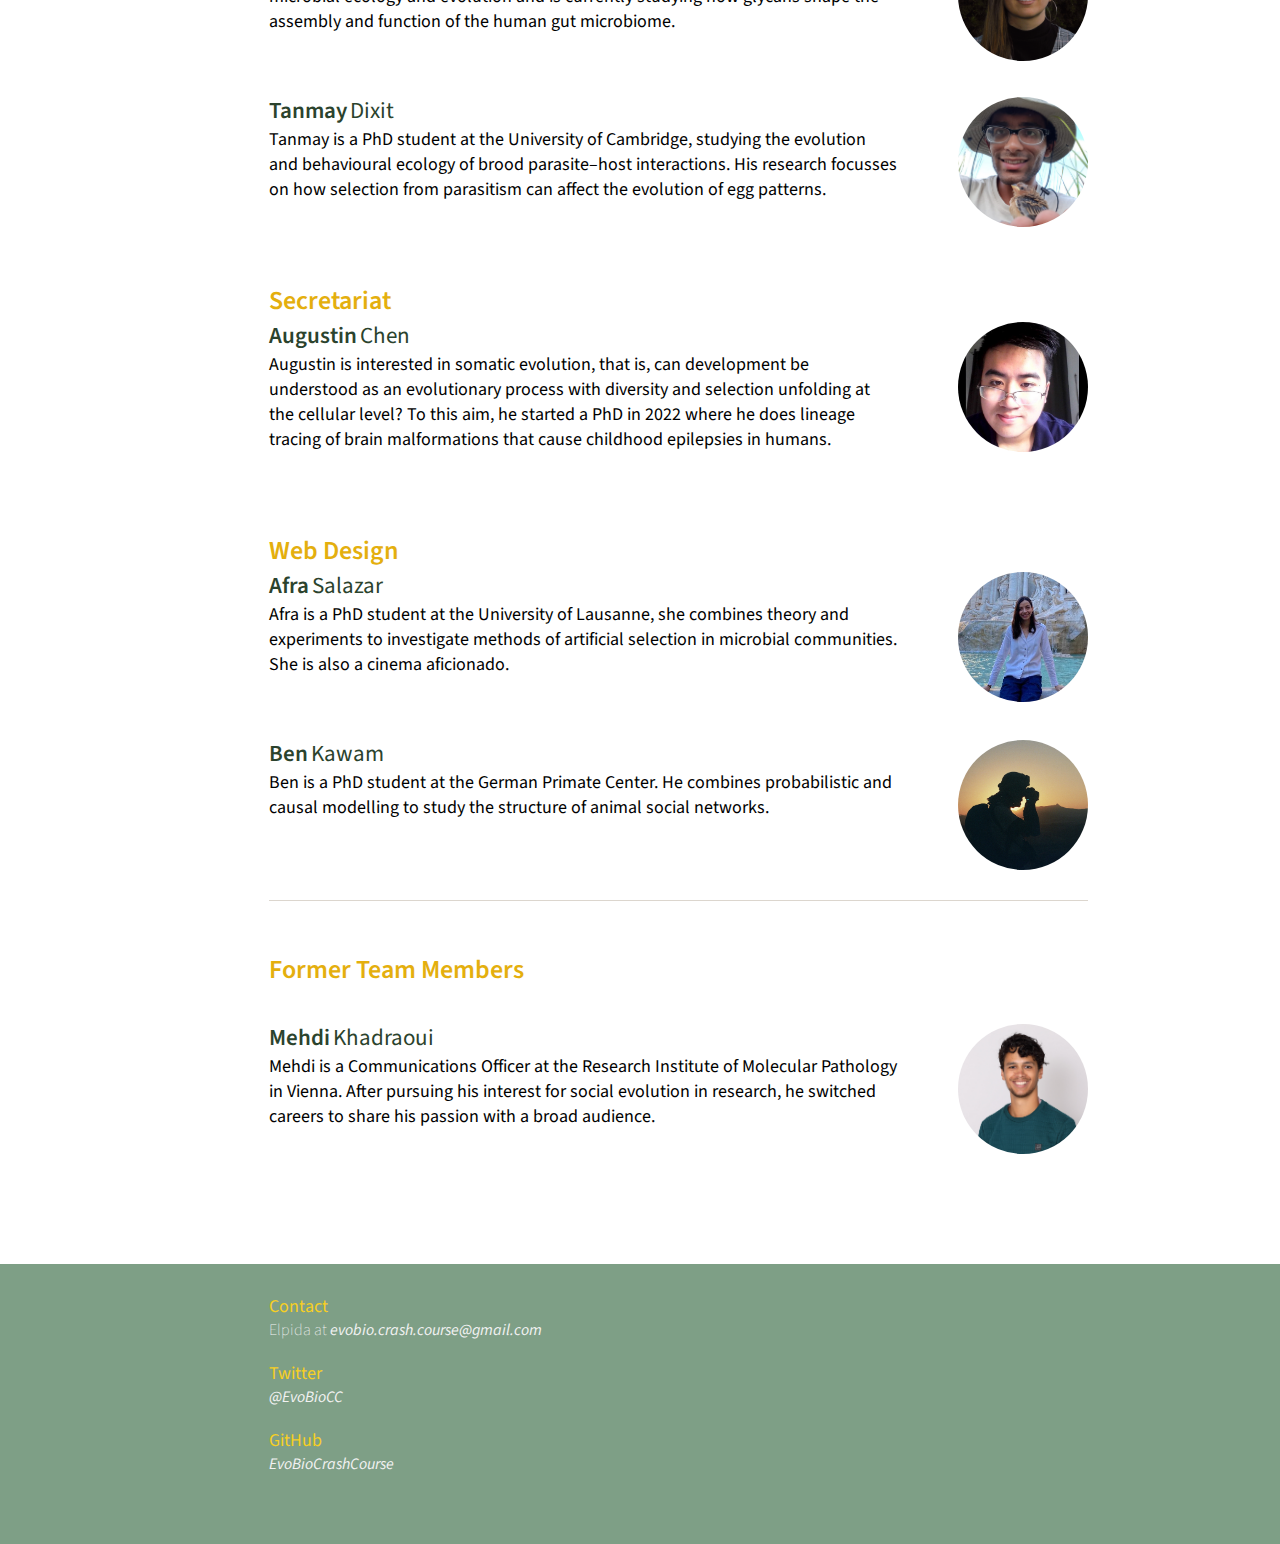
<file: team.html>
<!DOCTYPE html>
    <html>
    <head>

        <title> Evolutionary Biology Crash Course </title>
        <meta name="description" content="Evolutionary Biology Crash Course"> 
        <!-- determines the characters we're using -->
        <meta charset="utf-8">
        <link rel="icon" href="img/logo-03.png"/>
        <!-- appears on google faster  -->
        <meta name="robots" content="index, follow">
        <!--  link used to connect css to html  -->
        <link rel="stylesheet" href="css/style.css">
        <link rel="stylesheet" href="css/responsive.css">
        <meta name="viewport" content="width=device-width, initial-scale=1"> 
        <link rel="stylesheet" href="https://cdnjs.cloudflare.com/ajax/libs/font-awesome/4.7.0/css/font-awesome.min.css">
        <link rel="preconnect" href="https://fonts.googleapis.com">
        <link rel="preconnect" href="https://fonts.gstatic.com" crossorigin>
        <link href="https://fonts.googleapis.com/css2?family=Source+Sans+Pro:ital,wght@0,200;0,300;0,400;0,600;0,700;0,900;1,200;1,300;1,400;1,600;1,700;1,900&display=swap" rel="stylesheet">     
    
    
    </head>
    <body>
<!-- div for the banner and its content -->        
<div class="banner">
    <nav id="team">

        <a href="index.html"> <img id="logo-top-left" src="../img/logo_no_text.png" alt="" width="100%">  
          <h1> <span id="home-title-top-left"> Evolutionary Biology Crash Course </h1> </a></span>


          <a href="index.html"> <img id="logo-phone" src="img/logo-04.png" alt="" width="100%">  </a>

          <ul>
            <li><a href="index.html"> Description </li>
              <li> | </li>
            <li><a href="coursecontent.html"> Content </a></li>
            <li> | </li>
            <li><a href="mgp.html"> Mini Grants </a></li>
            <li> | </li>
            <li><a href="mentorship.html"> Mentorship </a></li>
            <li> | </li>
            <li class="tab-target"><a href="team.html"> Team </a></li>
    
        </ul>
  </nav>

</div>
        

    
    <main class="main-team">

        <h3>
        Who are we?
        </h3>
  
        <div class="row container">
          
          </div>

        <p class="team-p">
        We are postgraduate students and early career researchers who are passionate about making our field a more inclusive and accessible. 
        We want to enable all students to have the same opportunity to pursue an impactful, rewarding, and meaningful career in evolutionary biology. 
        We can not wait to see you in our course and other events!
        </p>

         <hr id="hr-team" />
        
  <h3>
    Project Coordinator
  </h3>

      <h4>
        <div class="h4-name"> Sergio </div> <div class="h4-surname"> González-Mollinedo </div> 
      </h4>
      <p class="team-p">
        <img class="team-pictures" src="img/team/sergio.jpg" width="100%" />
        Sergio is a herpetologist at heart. He's interested in conservation genomics, evolvability and adaptive mechanisms. Sergio is currently a first-year PhD student, working on the genomics of inbreeding depression at the University of Groningen.  
      </p>




        <h3>
          Administration
        </h3>
      

        <h4>
          <div class="h4-name"> Arve </div> <div class="h4-surname"> Lee Willingham Grijalba </div> 
        </h4>
        <p class="team-p">
          <img class="team-pictures" src="img/team/arve.jpg" width="100%" />
          Arve is a PhD student at Pasteur Institute investigating the codiversification of the oral microbiota with ancient humans in the Southern Cone. He is interested in a variety of topics from ancient parasitology to domestication.

  
          <h4>
            <div class="h4-name"> Brandon Samuel
            </div> <div class="h4-surname"> Whitley </div> 
          </h4>
          <p class="team-p">
            <img class="team-pictures" src="img/team/brandon.jpg" width="100%" />
            Brandon is a PhD Fellow in Arctic Plant Diversity and Pollination Networks at the Natural History Museum of Denmark, University of Copenhagen. He is studying plant-pollinator interactions in Greenland, working with pollen DNA metabarcoding and genome skimming techniques.  
    
  


        <h4>
          <div class="h4-name"> Elpida </div> <div class="h4-surname"> Skarlou </div> 
        </h4>
        <p class="team-p">
          <img class="team-pictures" src="img/team/elipda.jpg" width="100%" />
          Elpida is a 1st year PhD student at the University of Edinburgh in the Ross Lab, exploring the evolution of reproductive systems in the Iceryini tribe (scale insects).      
          
          <h4>
            <div class="h4-name"> Juan José </div> <div class="h4-surname"> Lagos-Oviedo </div> 
          </h4>
          <p class="team-p">
            <img class="team-pictures" src="img/team/juan.png" width="100%" />
            Juan José combines theoretical modeling, behavioral experiments, and comparative analyses to understand the evolution of social insects. He is doing his PhD at Würzburg University in Germany, studying the evolution of rescue behavior in ants.        
         
          <h4>
            <div class="h4-name"> Juliana </div> <div class="h4-surname"> Rodríguez Fuentes </div> 
          </h4>
          <p class="team-p">
            <img class="team-pictures" src="img/team/juliana.jpg" width="100%" />
            Juliana is a PhD student in the University of Bern. She studies the phenotypic effects of chromosomal inversions in Threespine Sticklebacks. More broadly, she is interested in the mechanisms driving phenotypic diversification and speciation.
         





  <h3>
    Course Design
  </h3>


  <h4>
    <div class="h4-name"> Anshuman </div> <div class="h4-surname"> Swain </div> 
  </h4>
  <p class="team-p">
    <img class="team-pictures" src="img/team/anshuman.jpg" width="100%" />
    Anshuman is a postdoctoral researcher at Harvard. He studies neo-ecological and paleo-ecological networks using a combination of theoretical, field-based, and museum-based research.



  <h4>
    <div class="h4-name"> Giorgio </div> <div class="h4-surname"> Boccarella </div> 
  </h4>
  <p class="team-p">
    <img class="team-pictures" src="img/team/giorgio.jpg" width="100%" />
    Giorgio is a PhD student at the University of KU Leuven where he studies bacterial persistence and antibiotic resistance. His work focuses on simulations and modelling of gene regulatory networks.


        <h4>
          <div class="h4-name"> Henry </div> <div class="h4-surname"> North </div> 
        </h4>
        <p class="team-p">
          <img class="team-pictures" src="img/team/henry.jpg" width="100%" />
          Henry is a PhD candidate at the University of Cambridge. He uses a population genomics approach to study rapid adaptation, hybridization and the evolution of reproductive isolation (i.e. speciation), especially among invasive species. 



          <h4>
            <div class="h4-name"> Jan </div> <div class="h4-surname"> Kreider </div> 
          </h4>
          <p class="team-p">
            <img class="team-pictures" src="img/team/jan.jpg" width="100%" />
            Jan is a PhD student at the University of Groningen where he studies social evolution, focussing on social insects in particular. He mostly uses simulations models but also does some experiments and genetic analyses.  


        <h4>
          <div class="h4-name"> Jana </div> <div class="h4-surname"> Riederer </div> 
        </h4>
        <p class="team-p">
          <img class="team-pictures" src="img/team/jana.jpg" width="100%" />
          Jana is a PhD student at Groningen University. She combines theoretical and empirical approaches to study evolvability and social systems, exploring question such as how sexual selection impacts the evolution of adaptive radiations.


          <h4>
            <div class="h4-name"> Rajalekshmi </div> <div class="h4-surname"> Narayana Sarma </div> 
          </h4>
          <p class="team-p">
            <img class="team-pictures" src="img/team/raja.jpeg" width="100%" />
            Rajalekshmi is a 2023 MEME graduate. She is broadly interested in all things genetic and genomic, along with science communication. She is now a doctoral researcher at the MPI for Evolutionary Biology, working on the (epi)genetic regulation of meiotic recombination.



          <h4>
            <div class="h4-name"> Raphaël </div> <div class="h4-surname"> Scherrer </div> 
          </h4>
          <p class="team-p">
            <img class="team-pictures" src="img/team/raph.jpg" width="100%" />
            Raph is a lecturer, scientific programmer and PhD candidate in theoretical evolutionary biology at the University of Groningen in The Netherlands. When not helping scientists with their code he works with simulation models of speciation.            
            
          <h4>  
            <div class="h4-name"> Saudat </div> <div class="h4-surname"> Alishayeva </div> 
          </h4>
          <p class="team-p">
            <img class="team-pictures" src="img/team/saudat.jpg" width="100%" />
            Saudat is a PhD student at the Friedrich Miescher Laboratory of the Max Planck Society in Tubingen/ Germany. She studies genetic regulation of phenotypic plasticity and developmental stability using experimentally evolved Drosophila populations.
          <h4>
            <div class="h4-name"> Stefany </div> <div class="h4-surname"> Moreno-Gámez </div> 
          </h4>
          <p class="team-p">
            <img class="team-pictures" src="img/team/stefany.png" width="100%" />
            Stefany is a postdoctoral fellow at MIT. She has worked on several topics in microbial ecology and evolution and is currently studying how glycans shape the assembly and function of the human gut microbiome.       

            <h4>
              <div class="h4-name"> Tanmay </div> <div class="h4-surname"> Dixit </div> 
            </h4>
            <p class="team-p">
              <img class="team-pictures" src="img/team/tanmay.jpeg" width="100%" />
              Tanmay is a PhD student at the University of Cambridge, studying the evolution and behavioural ecology of brood parasite–host interactions. His research focusses on how selection from parasitism can affect the evolution of egg patterns.      </p>
        



                  <h3>
                    Secretariat
                  </h3>
                
                
                      <h4>
                        <div class="h4-name"> Augustin </div> <div class="h4-surname"> Chen </div> 
                      </h4>
                      <p class="team-p">
                        <img class="team-pictures" src="img/team/augustin.jpg" width="100%" />
                        Augustin is interested in somatic evolution, that is, can development be understood as an evolutionary process with diversity and selection unfolding at the cellular level? To this aim, he started a PhD in 2022 where he does lineage tracing of brain malformations that cause childhood epilepsies in humans.          


     
                  <h3>
                    Web Design
                  </h3>
                
        
                  <h4>
                    <div class="h4-name"> Afra </div> <div class="h4-surname"> Salazar </div> 
                  </h4>
                  <p class="team-p">
                    <img class="team-pictures" src="img/team/afra.jpeg" width="100%" />
                    Afra is a PhD student at the University of Lausanne, she combines theory and experiments to investigate methods of artificial selection in microbial communities. She is also a cinema aficionado.      
          
          
                  <h4>
                    <div class="h4-name"> Ben </div> <div class="h4-surname"> Kawam </div> 
                  </h4>
                  <p class="team-p">
                    <img class="team-pictures" src="img/team/ben.png" width="100%" />
                    Ben is a PhD student at the German Primate Center. He combines probabilistic and causal modelling to study the structure of animal social networks.             


  


                 <hr id="hr-team" />
                    

          <h3>
            Former Team Members
          </h3>
        
 <!-- 
          <h4>
            <div class="h4-name"> Anne </div> <div class="h4-surname"> Desreveaux </div> 
          </h4>
          <p class="team-p" id="anne-text">
            <img class="team-pictures" src="img/team/anne.jpeg" width="100%" />
            Anne is a second year master student at the University of Groningen. There, she studies evolutionary biology and currently works on a project in Leuven.
      
 -->
                 <h4>
                <div class="h4-name"> <br>  Mehdi </div> <div class="h4-surname"> Khadraoui </div> 
              </h4>
              <p class="team-p">
                <img class="team-pictures" src="img/team/mehdi.jpg" width="100%" />
                Mehdi is a Communications Officer at the Research Institute of Molecular Pathology in Vienna. After pursuing his interest for social evolution in research, he switched careers to share his passion with a broad audience.          
      
    


</div>
    
<br>
<br>
<br>
<br>


<div class="bottom-banner">
  <div class="bottom-banner-title"> Contact</div>
  <div class="bottom-banner-content"> Elpida at <a class="bottom-banner-content" href="mailto: evobio.crash.course@gmail.com" target="_blank"> evobio.crash.course@gmail.com  </a> </div>
  <div class="bottom-banner-title"> Twitter</div>
  <div class="bottom-banner-content"> <a class="bottom-banner-content" href="https://twitter.com/EvoBioCC" target="_blank"> @EvoBioCC  </a> </div>
  <div class="bottom-banner-title"> GitHub</div>
  <div class="bottom-banner-content"> <a class="bottom-banner-content" href="https://github.com/EvoBioCrashCourse" target="_blank"> EvoBioCrashCourse  </a> </div>

</div>

</main>






    


    </body>
</html>
</file>
<file: css/style.css>
* {
  margin: 0rem 0rem 0rem 0rem;
  box-sizing: border-box;
  font-size: 1.5rem;
  text-decoration: none;
  color: black;
  font-family: "Source Sans Pro", sans-serif;
  font-weight: 400;
}

.italic {
  font-style: italic;
  font-size: 1.8rem;
}

.bold {
  font-weight: 600;
  font-size: 1.8rem;
}

html {
  font-size: 10px;
}

a:hover {
  color: #e4af0e;
  opacity: 0.9;
  transition: 0.1s;
}

a:hover span {
  color: #e4af0e;
  opacity: 0.7;
  transition: 0.1s;
}

/* Colour of targeted link */
.tab-target a {
  color: #e4af0e;
}

.clear {
  clear: both;
}

/* Banner takes the whole page */
.banner {
  width: 100%;
  background: #f2f2f2;
}

/* Grey banner */
nav {
  display: block;
  margin-left: 8%;
  margin-right: 20%;
  padding: 1.6rem 0 0 0rem;
  color: rgb(35, 35, 35);
  height: 22rem;
}

/* Main logo */
#logo-top-left {
  position: absolute;
  width: 19rem;
  transform: translateY(-1rem);
}

#logo-phone {
  display: none;
}

#home-title-top-left {
  position: absolute;
  left: 0px;
  margin-top: 5rem;
  margin-left: 25%;
  font-family: "Source Sans Pro", sans-serif;
  font-weight: 600;
  font-size: 5rem;
  color: #96b193;
  display: block;
}

/* Unordered list = the navigation float */
nav ul {
  position: absolute;
  right: 0px;
  margin-right: 20%;
  margin-top: 16rem;
  float: right;
  list-style: none;
}

/* Elements of the ul */
nav li {
  position: relative;
  display: inline-block;
  margin: 0rem 0rem 0rem 1vw;
  font-size: 2.2rem;
  font-family: "Source Sans Pro", sans-serif;
  color: #95b092;
}

/* Size of elements of li, which are anchors */
nav li a {
  font-size: 2.2rem;
  font-family: "Source Sans Pro", sans-serif;
  color: #363e36;
}

/* Main content */
.main-home {
  float: left;
  margin-top: 8rem;
}

/* Text in the main (global div) */
.text-div {
  margin-bottom: 10rem;
}

/* Titles (dark green) */
h2 {
  font-family: "Source Sans Pro", sans-serif;
  font-weight: 600;
  font-size: 3.5rem;
  margin-bottom: 1.2rem;
  color: #366634;
  margin-left: 25%;
  margin-right: 20%;
}

/* subTitles (bright green) */
h3 {
  font-family: "Source Sans Pro", sans-serif;
  font-weight: 600;
  font-size: 2.6rem;
  margin-bottom: 0rem;
  color: #e4af0e;
  margin-left: 25%;
  margin-right: 20%;
  margin-top: 8rem;
}

/* subsubTitles (grey-green green) */
h6 {
  font-family: "Source Sans Pro", sans-serif;
  font-weight: 600;
  font-size: 2.6rem;
  margin-bottom: 0rem;
  color: #e4af0e;
  margin-left: 25%;
  margin-right: 20%;
  margin-top: 4rem;
}

/* Text in the main (each paragraph) */
.main-p {
  font-size: 1.8rem;
  margin-bottom: 2rem;
  margin-left: 25%;
  margin-right: 20%;
}

/* Bototm banner */
.bottom-banner {
  width: 100%;
  background: #7e9f86;
  height: 28rem;
  padding-left: 25%;
  padding-right: 20%;
  padding-top: 3rem;
}

/* Bototm banner titles */
.bottom-banner-title {
  font-family: "Source Sans Pro", sans-serif;
  color: #f7cf23;
  font-size: 1.8rem;
}

/* Bottom banner content */
.bottom-banner-content {
  font-style: normal;
  font-weight: 200;
  color: #f2f2f2;
  font-size: 1.6rem;
  margin-bottom: 2rem;
}

.bottom-banner-content a {
  font-style: italic;
  font-weight: 400;
  color: #f2f2f2;
  font-size: 1.6rem;
  margin-bottom: 2rem;
}

.bottom-banner-content a:hover {
  color: #fff7d1;
  opacity: 0.9;
  transition: 0.1s;
}

#first-title {
  margin-top: -1.2rem;
}

#hr-team {
  margin-top: 6rem;
  margin-bottom: -3rem;
  width: 55%;
  margin-left: 25%;
  margin-right: 20%;
  border: 0;
  height: 0.1rem;
  background-color: #dcd6ce;
}

/* Main content */
.main-team {
  float: left;
}

.team-p {
  font-size: 1.8rem;
  margin-left: 25%;
  margin-right: 20%;
  margin-bottom: 6rem;
}

.team-pictures {
  border-radius: 50%;
  float: right;
  margin-left: 6rem;
  width: 13rem;
  transform: translateY(-3rem);
}

h4 {
  margin-left: 25%;
}

.h4-name {
  display: inline-block;
  font-family: "Source Sans Pro", sans-serif;
  font-weight: 600;
  font-size: 2.3rem;
  color: #2b432d;
}

.h4-surname {
  display: inline-block;
  font-family: "Source Sans Pro", sans-serif;
  font-weight: 400;
  font-size: 2.3rem;
  color: #2b432d;
}

h5 {
  font-size: 2rem;
  margin-bottom: 0rem;
  margin-left: 25%;
  margin-right: 20%;
}

.h5-lecturer {
  display: inline-block;
  font-family: "Source Sans Pro", sans-serif;
  font-weight: 600;
  font-size: 2.1rem;
  margin-bottom: 1rem;
  color: #2b432d;
}

.h5-description {
  display: inline-block;
  font-family: "Source Sans Pro", sans-serif;
  font-weight: 600;
  font-size: 2.1rem;
  margin-bottom: 0.2rem;
  color: #2b432d;
}

p.pcontent {
  font-size: 1.8rem;
  margin-bottom: 0rem;
  margin-top: 1rem;
}

.form {
  font-size: 1.8rem;
  color: #e4af0e;
}

.form-bold {
  font-size: 1.8rem;
  color: #e4af0e;
  font-weight: 600;
}

#end-evo-devo {
  margin-top: 1.2rem;
}

ol {
  display: block;
  margin-right: 10%;
  margin-top: -0.8rem;
  counter-reset: li;
  margin-left: 25%;
  margin-right: 20%;
  counter-reset: item;
  list-style-type: none;
}

ol li {
  position: relative;
  font-size: 1.8rem;
  margin-top: 1.5rem;
  counter-increment: li;
  margin-left: 2rem;
}

ol > li:before {
  content: counter(li) ".";
  color: #a9a39c;
  display: inline-block;
  width: 2rem;
  margin-left: -2.4rem;
  content: counters(item, ".") ". ";
  counter-increment: item;
}

ul {
  list-style-type: "-  ";
  margin-left: -4rem;
}

.ul-non-nested {
  margin-left: 25%;
  margin-right: 20%;
  margin-top: -1rem;
  margin-bottom: 2rem;
}

.li-non-nested {
  font-size: 1.8rem;
  margin-top: 1rem;
}
</file>
<file: css/responsive.css>
@media screen and (max-width: 1400px) {
  /* Main logo */
  #logo-top-left {
    width: 17rem;
    transform: translateX(-5rem);
  }

  #home-title-top-left {
    margin-left: 21%;
    font-size: 4vw;
  }

  nav ul {
    margin-right: 15%;
  }

  h2 {
    margin-left: 21%;
    margin-right: 15%;
  }

  h6 {
    margin-left: 21%;
  }

  /* Text in the main (each paragraph) */
  .main-p {
    margin-left: 21%;
    margin-right: 15%;
  }

  ol {
    margin-left: 18%;
    margin-right: 10%;
  }

  .pcontent {
    margin-left: 25%;
    margin-right: 15%;
  }

  /* Bottom banner */
  .bottom-banner {
    padding-left: 21%;
    padding-right: 15%;
  }

  /* subTitles (bright green) */
  h3 {
    margin-left: 21%;
    margin-right: 15%;
  }

  h4 {
    margin-left: 21%;
  }

  h5 {
    margin-left: 21%;
    margin-right: 15%;
  }

  .team-p {
    margin-left: 21%;
    margin-right: 15%;
  }

  #hr-team {
    width: 64%;
    margin-left: 21%;
    margin-right: 15%;
  }

  #anne-text {
    margin-bottom: 6rem;
  }

  .team-pictures {
    transform: translateY(-3rem);
  }

  .ul-non-nested {
    margin-left: 21%;
    margin-right: 15%;
  }
}

@media screen and (max-width: 1000px) {
  /* Main logo */
  #logo-top-left {
    width: 15rem;
  }

  #home-title-top-left {
    margin-left: 21%;
    margin-right: 30%;
    margin-top: 3rem;
    font-size: 4rem;
  }
}

@media screen and (max-width: 800px) {
  .container {
    margin: 20px 0;
  }

  .main-team {
    margin-top: -5rem;
  }

  #logo-top-left {
    display: none;
  }

  #home-title-top-left {
    display: none;
  }

  nav {
    display: block;
    padding: 0 0 0 0rem;
    width: 60%;
    height: 23rem;
    display: block;
    text-align: center;
  }

  #logo-phone {
    position: absolute;
    display: block;
    margin-left: auto;
    margin-right: auto;
    left: 7.5%;
    top: 3%;
    width: 50rem;
  }

  nav ul {
    width: 158%;
    position: relative;
    top: 8%;
    right: 0%;
    transform: translateX(-10%);
  }

  nav li {
    list-style: none;
    position: relative;
    left: 50%;
    font-size: 3.2vw;
  }

  nav li a {
    font-size: 3.2vw;
  }

  h2 {
    margin-left: 7.5%;
    margin-right: 7.5%;
  }

  /* Text in the main (each paragraph) */
  .main-p {
    margin-left: 7.5%;
    margin-right: 7.5%;
  }

  ol {
    margin-left: 7.5%;
    margin-right: 7.5%;
  }

  ul {
    margin-left: -5%;
  }

  ol li {
    margin-left: -1rem;
  }

  ul li {
    margin-left: 1rem;
  }

  .pcontent {
    margin-left: 10%;
    margin-right: 10%;
  }

  /* Bottom banner */
  .bottom-banner {
    padding-left: 7.5%;
    padding-right: 7.5%;
  }

  h3 {
    text-align: center;
    font-size: 4.5rem;
    margin-left: 7.5%;
    margin-right: 7.5%;
  }

  h6 {
    text-align: left;
    font-size: 2.6rem;
    margin-left: 7.5%;
    margin-right: 7.5%;
  }

  h5 {
    margin-left: 7.5%;
    margin-right: 7.5%;
  }

  h4 {
    text-align: center;
    margin-left: 7.5%;
    margin-right: 7.5%;
    transform: translateY(27.5rem);
  }

  .h4-name {
    font-size: 2.6rem;
  }

  .h4-surname {
    font-size: 2.6rem;
  }

  .team-p {
    margin-left: 7.5%;
    margin-right: 7.5%;
  }

  .team-pictures {
    float: none;
    position: relative;
    text-align: center;
    margin: auto;
    display: flex;
    width: 20rem;
    margin-top: 6rem;
    margin-bottom: 2.5rem;
  }

  #hr-team {
    width: 85%;
    margin-left: 7.5%;
    margin-right: 7.5%;
  }

  #anne-text {
    margin-bottom: 0rem;
  }

  .ul-non-nested {
    margin-left: 7.5%;
    margin-right: 7.5%;
  }
}

@media screen and (max-width: 600px) {
  nav {
    height: 17rem;
  }

  .main-team {
    margin-top: -7rem;
  }

  #logo-phone {
    width: 30rem;
  }

  nav ul {
    width: 200%;
    margin-right: 7.5%;
    position: relative;
    top: -20%;
  }

  nav li {
    list-style: none;
    position: relative;
    left: 50%;
    font-size: 3.6vw;
    margin-left: 0.3vw;
  }

  nav li a {
    font-size: 3.6vw;
  }

  .main-home {
    float: left;
    margin-top: 3.8rem;
  }
}

@media screen and (max-width: 400px) {
  #logo-phone {
    width: 24rem;
  }

  .main-team {
    margin-top: -10rem;
  }

  nav ul {
    width: 180%;
    margin-right: 7.5%;
    margin-left: 7.5%;
    top: -5.5rem;
  }

  nav li {
    font-size: 3.5vw;
  }

  nav li a {
    font-size: 3.5vw;
  }

  nav {
    height: 14rem;
  }

  .team-p {
    margin-left: 7.5%;
    margin-right: 7.5%;
  }

  .team-pictures {
    margin-top: 3rem;
    margin-bottom: 7rem;
  }
}
</file>
